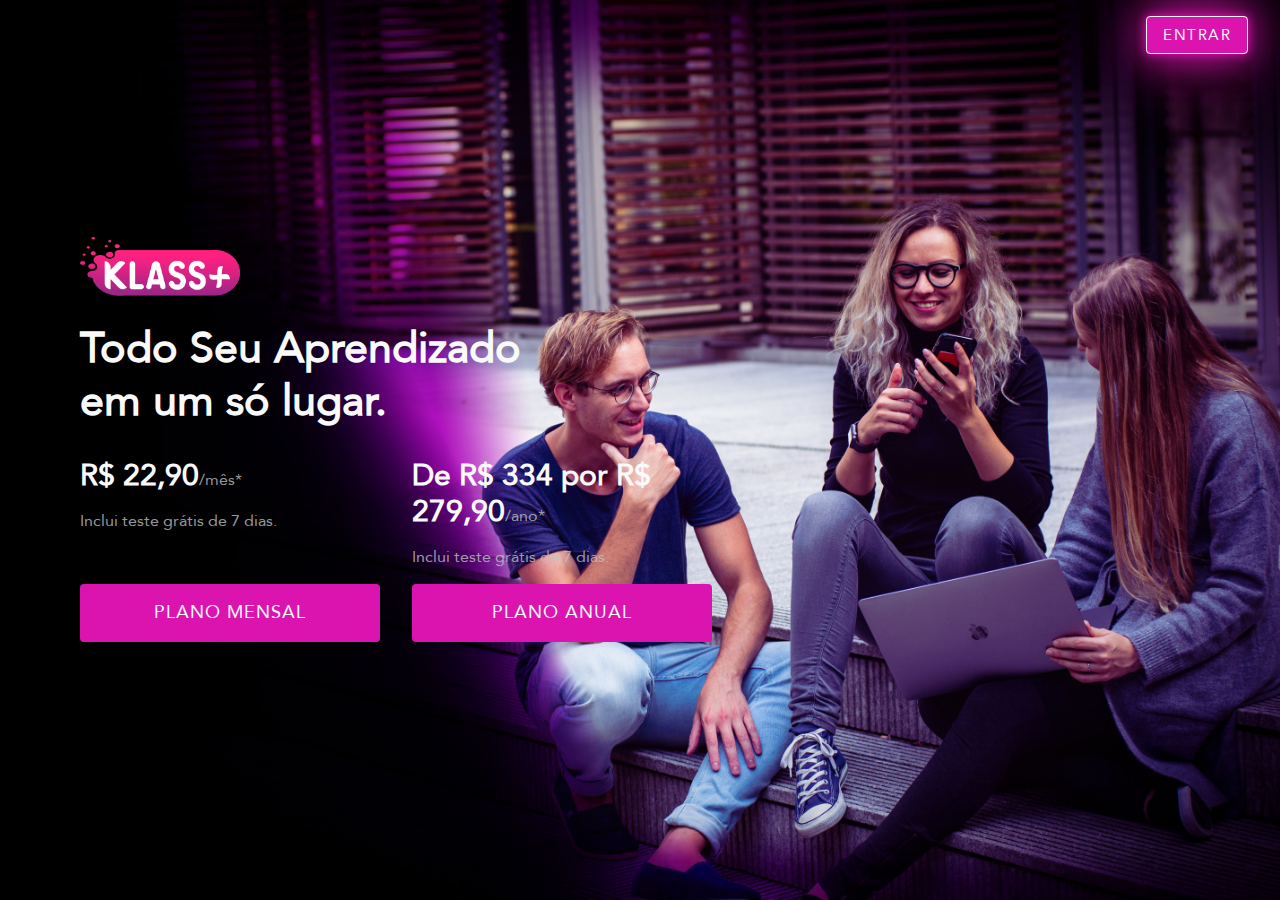
<file: index.html>
<!DOCTYPE html>
<html lang="en">

<head>
  <meta charset="UTF-8">
  <meta name="viewport" content="width=device-width, initial-scale=1.0">
  <title>Klass+</title>
  <link rel="stylesheet" href="style.css">
</head>

<body>
  <a class="btn" href="principal.html">Entrar</a>
  <div class="hero-content">
    <img class="logo" src="imgs/logo.png" alt="Disney Plus">
    <h1>Todo Seu Aprendizado <br>
      em um só lugar.</h1>
    <div class="precos-container">
      <div class="preco">
        <div>
          <p><span>R$ 22,90</span>/mês*</p>
          <p>Inclui teste grátis de 7 dias.</p>
        </div>
        <a href="#">Plano Mensal</a>
      </div>
      <div class="preco">
        <p><span>De R$ 334 por R$ 279,90</span>/ano*</p>
        <p>Inclui teste grátis de 7 dias.</p>
        <a href="#">Plano Anual</a>
      </div>
    </div>
  </div>
</body>

</html>
</file>
<file: style.css>
body{
  user-select: none;
}
:root {
    --neon-color: #db14b0;
}
@font-face {
  font-family: "Avenir Roman";
  src: url("avenir-roman.ttf") format("truetype");
}

* {
  margin: 0;
  padding: 0;
}

body {
  background: url("bg.jpg") no-repeat top center;
  background-size: cover;
  height: 100vh;
  display: flex;
  align-items: center;
  font-family: "Avenir Roman", sans-serif;
}

.btn {
  font-size: 15px;
  text-transform: uppercase;
  letter-spacing: 1.5px;
  text-align: center;
  color: #f9f9f9;
  background: var(--neon-color);
  box-shadow: 0 0 10px var(--neon-color), 0 0 40px var(--neon-color), 0 0 80px var(--neon-color);
  text-decoration: none;
  padding: 8px 16px;
  border: 1px solid #f9f9f9;
  border-radius: 4px;
  display: inline-block;
  position: absolute;
  top: 16px;
  right: 32px;
  transition: 0.2s ease;
}

.btn:hover {
  background: #ff62dd;
  color: #000;
}

img.franquias {
  max-width: 600px;
  position: absolute;
  bottom: 25px;
}

img.logo {
  max-width: 160px;
}

.hero-content {
  margin-top: -21px;
  padding-left: 80px;
}

.hero-content > p {
  font-size: 12px;
  line-height: 18px;
  color: rgba(192, 192, 192, 0.8);
  margin-top: 16px;
}

h1 {
  font-size: 43px;
  line-height: 53px;
  color: #f9f9f9;
  margin: 20px 0 30px 0;
}

.precos-container {
  display: flex;
}

.preco span {
  font-weight: 700;
  font-size: 30px;
  line-height: 36px;
  color: #f9f9f9;
}

.preco {
  width: 300px;
  max-width: 100%;
  color: rgba(192, 192, 192, 0.8);
}

.preco:first-child {
  display: grid;
}

.preco:first-child a {
  align-self: end;
}

.preco a {

  padding: 16.5px 14px;
  background: var(--neon-color);

  display: block;
  border-radius: 4px;
  font-size: 18px;
  text-align: center;
  color: #f9f9f9;
  text-decoration: none;
  text-transform: uppercase;
  letter-spacing: 1px;
  transition: 0.2s ease;
}

.preco a:hover {
  background: #ff62dd;
}

.preco p:first-child {
  margin: 0;
}
.riscado{
  text-decoration: line-through;
}
.preco p {
  margin: 16px 0;
}

.preco + .preco {
  margin-left: 32px;
}
</file>
